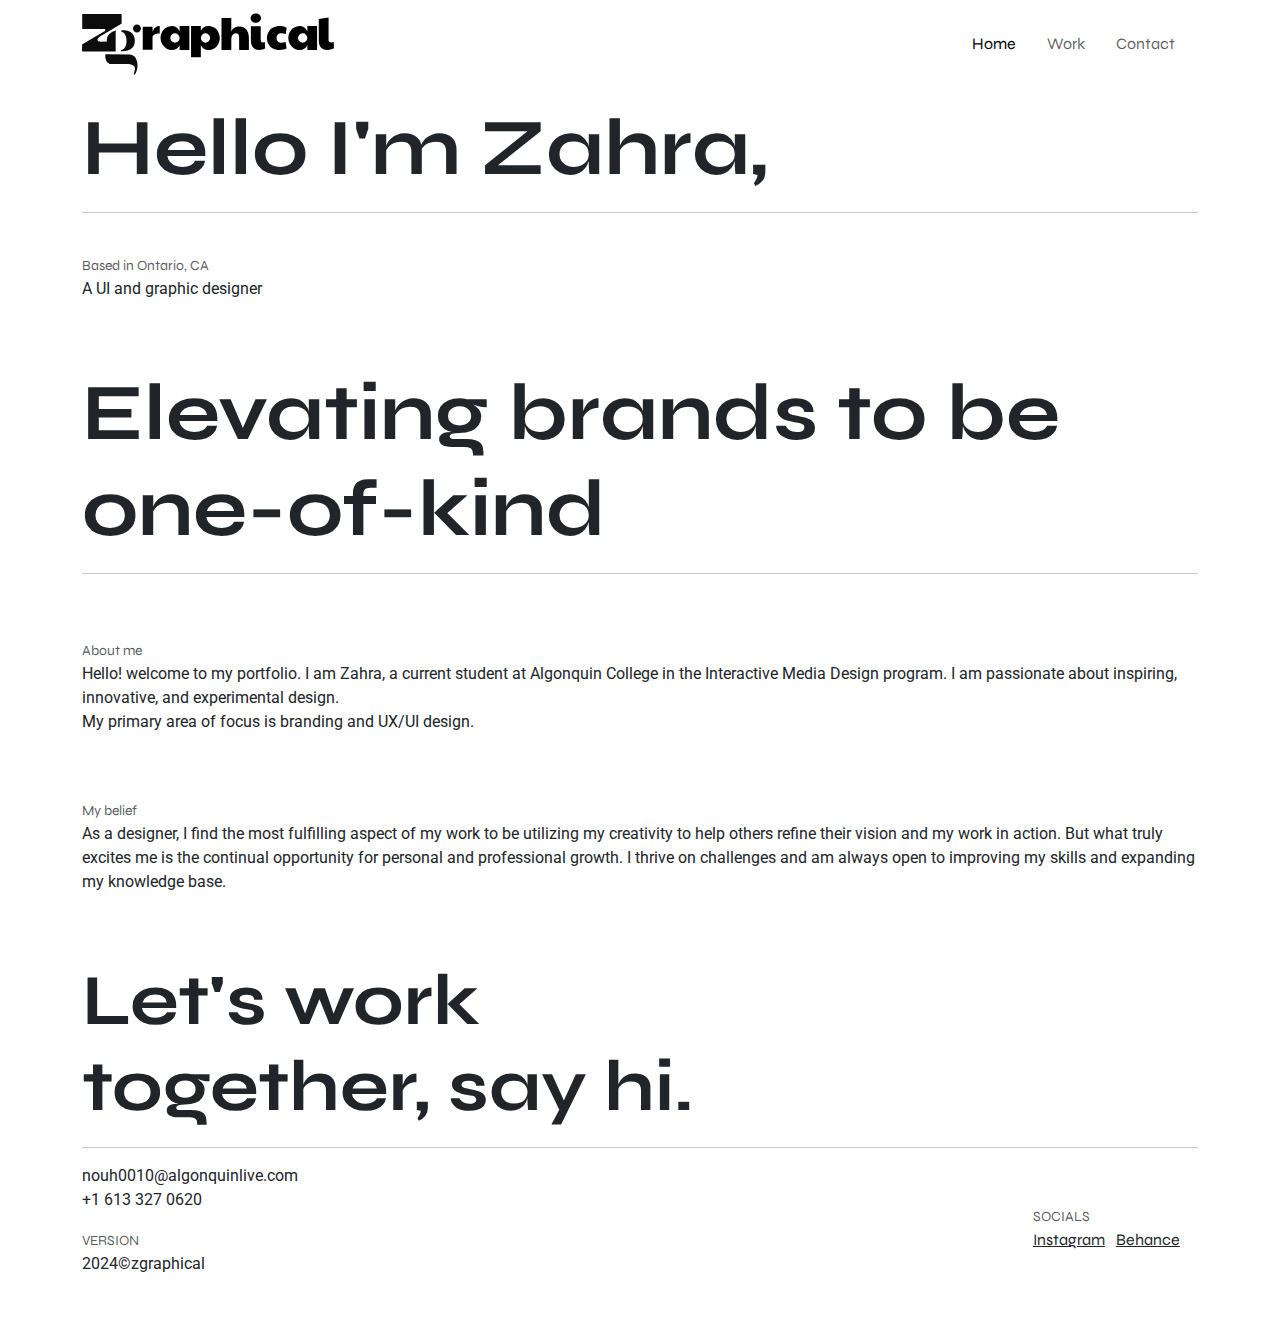
<file: index.html>
<!DOCTYPE html>
<html lang="en">
  <head>
    <meta charset="UTF-8" />
    <meta name="viewport" content="width=device-width, initial-scale=1.0" />
    <link rel="preconnect" href="https://fonts.googleapis.com" />
    <link rel="preconnect" href="https://fonts.gstatic.com" crossorigin />
    <link
      href="https://fonts.googleapis.com/css2?family=Syne:wght@400..800&display=swap"
      rel="stylesheet"
    />
    <link rel="preconnect" href="https://fonts.googleapis.com" />
    <link rel="preconnect" href="https://fonts.gstatic.com" crossorigin />
    <link
      href="https://fonts.googleapis.com/css2?family=Roboto:ital,wght@0,100;0,300;0,400;0,500;0,700;0,900;1,100;1,300;1,400;1,500;1,700;1,900&family=Syne:wght@400..800&display=swap"
      rel="stylesheet"
    />
    <link
      rel="stylesheet"
      href="https://cdn.jsdelivr.net/npm/bootstrap@5.3.3/dist/css/bootstrap.min.css"
    />
    <title>Portfolio</title>
    <link rel="stylesheet" href="css/styles.css" />
    <!-- Schema Markup -->
    <script type="application/ld+json">
      {
        "@context": "http://schema.org",
        "@type": "CreativeWork",
        "name": "zgraphical",
        "description": "A collection of design projects showcasing my work.",
        "url": "https://zahranoun.github.io/portfolio/index.html",
        "author": {
          "@type": "Person",
          "name": "Zahra"
          "email": "nouh0010@algonquinlive.com"
        },
        "keywords": ["design", "portfolio", "projects"],
        "mainEntityOfPage": {
          "@type": "WebPage",
          "@id": "https://zahranoun.github.io/portfolio/index.html"
        }
      }
    </script>
  </head>
  <body>
    <!--===========Navigation===========-->
    <nav class="navbar fixed-top navbar-expand-sm bg-white">
      <div class="container">
        <a class="navbar-brand" href="./index.html">
          <img src="./images/logo.svg" alt="Image of an logo" />
        </a>
        <button
          class="navbar-toggler"
          type="button"
          data-bs-toggle="collapse"
          data-bs-target="#navbarNav"
          aria-controls="navbarNav"
          aria-expanded="false"
          aria-label="Toggle navigation"
        >
          <span class="navbar-toggler-icon"></span>
        </button>
        <div class="collapse navbar-collapse" id="navbarNav">
          <ul class="navbar-nav ms-auto">
            <li class="nav-item">
              <a class="nav-link active" aria-current="page" href="index.html"
                >Home</a
              >
            </li>
            <li class="nav-item">
              <a class="nav-link" href="work.html">Work</a>
            </li>
            <li class="nav-item">
              <a class="nav-link" href="contact.html">Contact</a>
            </li>
          </ul>
        </div>
      </div>
    </nav>

    <!--===========Main Content Start===========-->

    <!-- Home -->
    <section id="home" class="full-height px-lg-5 content">
      <div class="container">
        <h1 class="display-1 fw-bold intro" data-aos="fade-up">
          Hello I'm Zahra,
        </h1>
        <hr />
        <br />
        <small class="text-muted">Based in Ontario, CA</small>
        <p class="h7">A UI and graphic designer</p>
      </div>
    </section>
    <!--About Information-->
    <div class="container mt-5 content">
      <h1 class="display-1 fw-bold">Elevating brands to be one-of-kind</h1>
      <hr />
      <br /><br />
      <small class="text-muted">About me</small>
      <p class="h7">
        Hello! welcome to my portfolio. I am Zahra, a current student at
        Algonquin College in the Interactive Media Design program. I am
        passionate about inspiring, innovative, and experimental design.
        <br />My primary area of focus is branding and UX/UI design.<br />
      </p>
      <br /><br />
      <small class="text-muted">My belief</small>
      <p class="h7">
        As a designer, I find the most fulfilling aspect of my work to be
        utilizing my creativity to help others refine their vision and my work
        in action. But what truly excites me is the continual opportunity for
        personal and professional growth. I thrive on challenges and am always
        open to improving my skills and expanding my knowledge base.
      </p>
    </div>

    <!--===========Main Content End===========-->

    <!--===========Footer===========-->
    <footer class="bg-white py-5">
      <main class="container text-dark">
        <h2 class="display-2 fw-bold">
          Let's work <br />
          together, say hi.
        </h2>
        <hr />
        <section class="row align-items-center justify-content-between">
          <div class="col-md-6">
            <p>nouh0010@algonquinlive.com<br />+1 613 327 0620</p>
            <small class="text-muted">VERSION</small>
            <p>2024&copyzgraphical</p>
          </div>
          <div class="col offset-md-4">
            <div class="col-md-12 text-right"></div>
            <small class="text-muted">SOCIALS</small>
            <ul class="list-inline mb-0">
              <li class="list-inline-item">
                <a href="#" class="text-dark">Instagram</a>
              </li>
              <li class="list-inline-item">
                <a href="#" class="text-dark">Behance</a>
              </li>
            </ul>
          </div>
        </section>
      </main>
    </footer>
    <script src="https://cdn.jsdelivr.net/npm/bootstrap@5.3.3/dist/js/bootstrap.bundle.min.js"></script>
  </body>
</html>
</file>
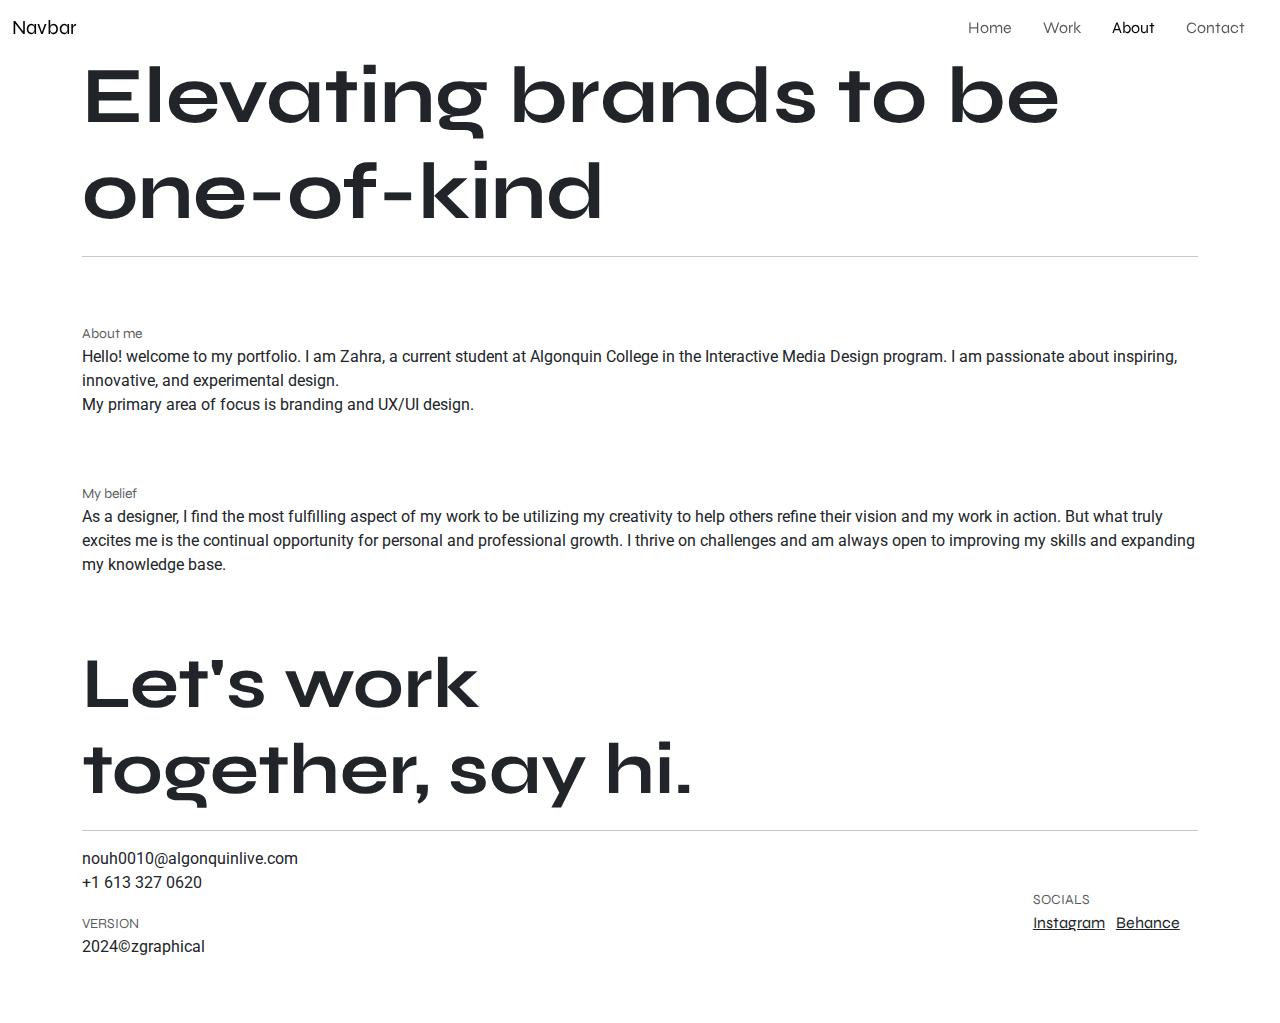
<file: about.html>
<!DOCTYPE html>
<html lang="en">
  <head>
    <meta charset="UTF-8" />
    <meta name="viewport" content="width=device-width, initial-scale=1.0" />
    <link rel="preconnect" href="https://fonts.googleapis.com" />
    <link rel="preconnect" href="https://fonts.gstatic.com" crossorigin />
    <link
      href="https://fonts.googleapis.com/css2?family=Syne:wght@400..800&display=swap"
      rel="stylesheet"
    />
    <link rel="preconnect" href="https://fonts.googleapis.com" />
    <link rel="preconnect" href="https://fonts.gstatic.com" crossorigin />
    <link
      href="https://fonts.googleapis.com/css2?family=Roboto:ital,wght@0,100;0,300;0,400;0,500;0,700;0,900;1,100;1,300;1,400;1,500;1,700;1,900&family=Syne:wght@400..800&display=swap"
      rel="stylesheet"
    />
    <link
      rel="stylesheet"
      href="https://cdn.jsdelivr.net/npm/bootstrap@5.3.3/dist/css/bootstrap.min.css"
    />
    <title>About</title>
    <link rel="stylesheet" href="css/styles.css" />
  </head>
  <body>
    <!--Navigation-->
    <nav class="navbar fixed-top navbar-expand-sm">
      <div class="container-fluid">
        <a class="navbar-brand" href="#">Navbar</a>
        <button
          class="navbar-toggler"
          type="button"
          data-bs-toggle="collapse"
          data-bs-target="#navbarNav"
          aria-controls="navbarNav"
          aria-expanded="false"
          aria-label="Toggle navigation"
        >
          <span class="navbar-toggler-icon"></span>
        </button>
        <div class="collapse navbar-collapse" id="navbarNav">
          <ul class="navbar-nav ms-auto">
            <li class="nav-item">
              <a class="nav-link" href="index.html">Home</a>
            </li>
            <li class="nav-item">
              <a class="nav-link" href="work.html">Work</a>
            </li>
            <li class="nav-item">
              <a class="nav-link active" aria-current="page" href="about.html"
                >About</a
              >
            </li>
            <li class="nav-item">
              <a class="nav-link" href="contact.html">Contact</a>
            </li>
          </ul>
        </div>
      </div>
    </nav>
    <!--About Information-->
    <div class="container mt-5 content">
      <h1 class="display-1 fw-bold">Elevating brands to be one-of-kind</h1>
      <hr />
      <br /><br />
      <small class="text-muted">About me</small>
      <p class="h7">
        Hello! welcome to my portfolio. I am Zahra, a current student at
        Algonquin College in the Interactive Media Design program. I am
        passionate about inspiring, innovative, and experimental design.
        <br />My primary area of focus is branding and UX/UI design.<br />
      </p>
      <br /><br />
      <small class="text-muted">My belief</small>
      <p class="h7">
        As a designer, I find the most fulfilling aspect of my work to be
        utilizing my creativity to help others refine their vision and my work
        in action. But what truly excites me is the continual opportunity for
        personal and professional growth. I thrive on challenges and am always
        open to improving my skills and expanding my knowledge base.
      </p>
    </div>
    <!--Footer-->
    <footer class="bg-white py-5">
      <main class="container text-dark">
        <h2 class="display-2 fw-bold">
          Let's work <br />
          together, say hi.
        </h2>
        <hr />
        <section class="row align-items-center justify-content-between">
          <div class="col-md-6">
            <p>nouh0010@algonquinlive.com<br />+1 613 327 0620</p>
            <small class="text-muted">VERSION</small>
            <p>2024&copyzgraphical</p>
          </div>
          <div class="col offset-md-4">
            <div class="col-md-12 text-right"></div>
            <small class="text-muted">SOCIALS</small>
            <ul class="list-inline mb-0">
              <li class="list-inline-item">
                <a href="#" class="text-dark">Instagram</a>
              </li>
              <li class="list-inline-item">
                <a href="#" class="text-dark">Behance</a>
              </li>
            </ul>
          </div>
        </section>
      </main>
    </footer>
    <script src="https://cdn.jsdelivr.net/npm/bootstrap@5.3.3/dist/js/bootstrap.bundle.min.js"></script>
  </body>
</html>
</file>
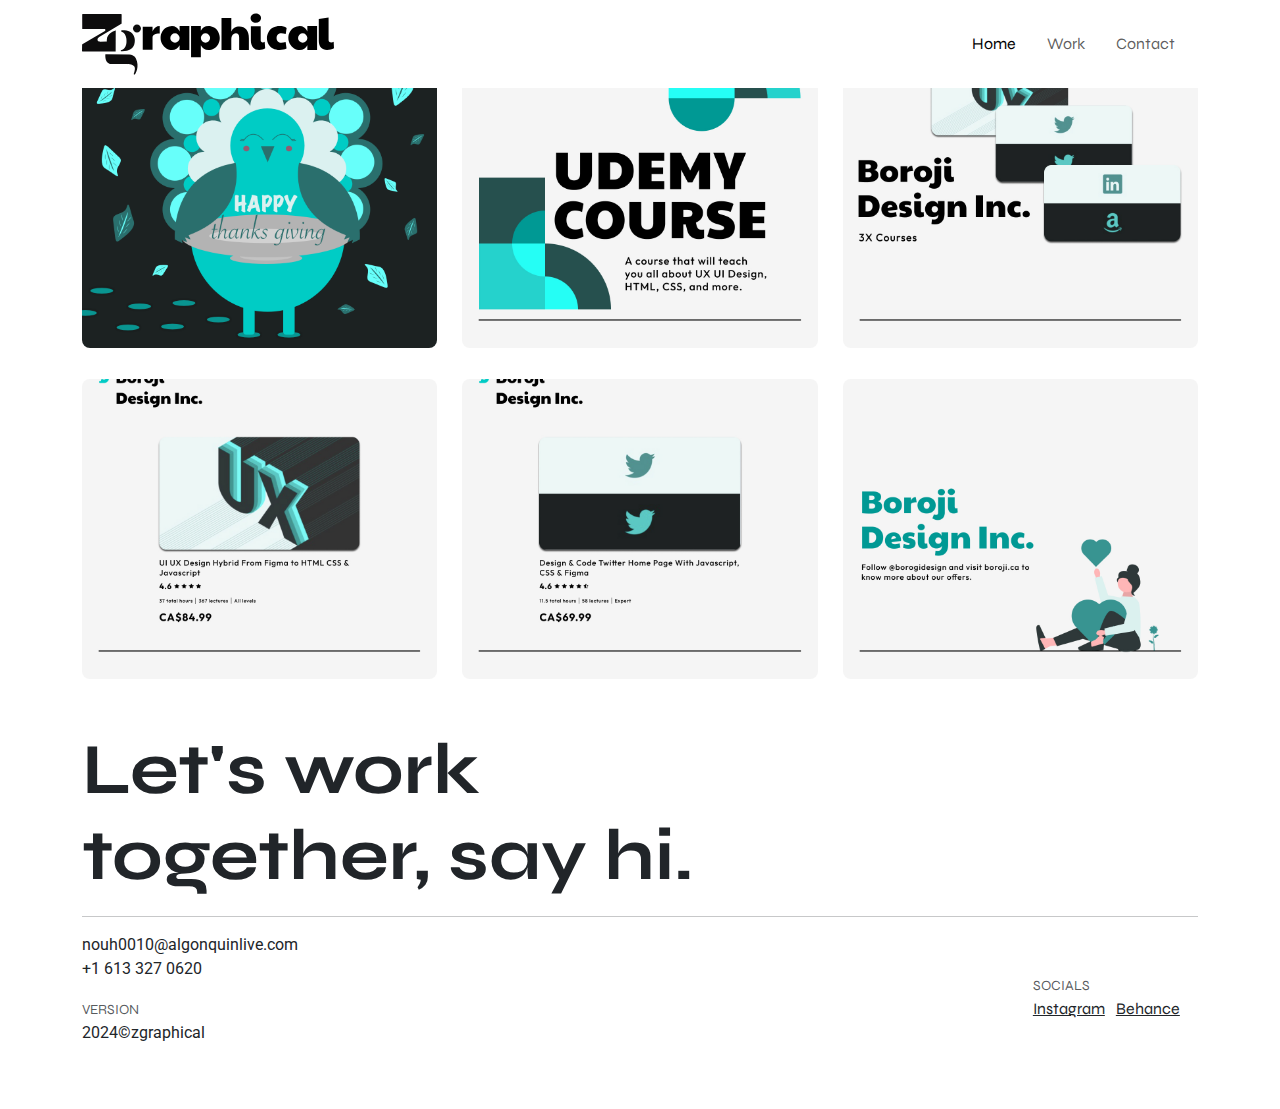
<file: borojidesign.html>
<!DOCTYPE html>
<html lang="en">
  <head>
    <meta charset="UTF-8" />
    <meta name="viewport" content="width=device-width, initial-scale=1.0" />
    <link rel="preconnect" href="https://fonts.googleapis.com" />
    <link rel="preconnect" href="https://fonts.gstatic.com" crossorigin />
    <link
      href="https://fonts.googleapis.com/css2?family=Syne:wght@400..800&display=swap"
      rel="stylesheet"
    />
    <link rel="preconnect" href="https://fonts.googleapis.com" />
    <link rel="preconnect" href="https://fonts.gstatic.com" crossorigin />
    <link
      href="https://fonts.googleapis.com/css2?family=Roboto:ital,wght@0,100;0,300;0,400;0,500;0,700;0,900;1,100;1,300;1,400;1,500;1,700;1,900&family=Syne:wght@400..800&display=swap"
      rel="stylesheet"
    />
    <link
      rel="stylesheet"
      href="https://cdn.jsdelivr.net/npm/bootstrap@5.3.3/dist/css/bootstrap.min.css"
    />
    <title>Portfolio</title>
    <link rel="stylesheet" href="css/styles.css" />
  </head>
  <body>
    <!--===========Navigation===========-->
    <nav class="navbar fixed-top navbar-expand-sm bg-white">
      <div class="container">
        <a class="navbar-brand" href="./index.html">
          <img src="./images/logo.svg" alt="Image of an logo" />
        </a>
        <button
          class="navbar-toggler"
          type="button"
          data-bs-toggle="collapse"
          data-bs-target="#navbarNav"
          aria-controls="navbarNav"
          aria-expanded="false"
          aria-label="Toggle navigation"
        >
          <span class="navbar-toggler-icon"></span>
        </button>
        <div class="collapse navbar-collapse" id="navbarNav">
          <ul class="navbar-nav ms-auto">
            <li class="nav-item">
              <a class="nav-link active" aria-current="page" href="index.html"
                >Home</a
              >
            </li>
            <li class="nav-item">
              <a class="nav-link" href="work.html">Work</a>
            </li>
            <li class="nav-item">
              <a class="nav-link" href="contact.html">Contact</a>
            </li>
          </ul>
        </div>
      </div>
    </nav>

    <!--===========Main Content Start===========-->

    <main class="container mt-5">
      <!-- Row 1 -->
      <section class="row">
        <div class="col-md-4">
          <img
            src="./images/borojiillustration.png"
            class="portfolio-images"
            alt="..."
          />
        </div>
        <div class="col-md-4">
          <img
            src="./images/borojipostone.jpg"
            class="portfolio-images"
            alt="..."
          />
        </div>
        <div class="col-md-4">
          <img
            src="./images/borojiposttwo.jpg"
            class="portfolio-images"
            alt="..."
          />
        </div>
      </section>

      <!-- Row 2 -->
      <section class="row mt-3">
        <div class="col-md-4">
          <img
            src="./images/borojipostthree.jpg"
            class="portfolio-images"
            alt="..."
          />
        </div>
        <div class="col-md-4">
          <img
            src="./images/borojipostfour.jpg"
            class="portfolio-images"
            alt="..."
          />
        </div>
        <div class="col-md-4">
          <img
            src="./images/borojipostsix.jpg"
            class="portfolio-images"
            alt="..."
          />
        </div>
      </section>
    </main>

    <!--===========Main Content End===========-->

    <!--===========Footer===========-->
    <footer class="bg-white py-5">
      <main class="container text-dark">
        <h2 class="display-2 fw-bold">
          Let's work <br />
          together, say hi.
        </h2>
        <hr />
        <section class="row align-items-center justify-content-between">
          <div class="col-md-6">
            <p>nouh0010@algonquinlive.com<br />+1 613 327 0620</p>
            <small class="text-muted">VERSION</small>
            <p>2024&copyzgraphical</p>
          </div>
          <div class="col offset-md-4">
            <div class="col-md-12 text-right"></div>
            <small class="text-muted">SOCIALS</small>
            <ul class="list-inline mb-0">
              <li class="list-inline-item">
                <a href="#" class="text-dark">Instagram</a>
              </li>
              <li class="list-inline-item">
                <a href="#" class="text-dark">Behance</a>
              </li>
            </ul>
          </div>
        </section>
      </main>
    </footer>
    <script src="https://cdn.jsdelivr.net/npm/bootstrap@5.3.3/dist/js/bootstrap.bundle.min.js"></script>
  </body>
</html>
</file>
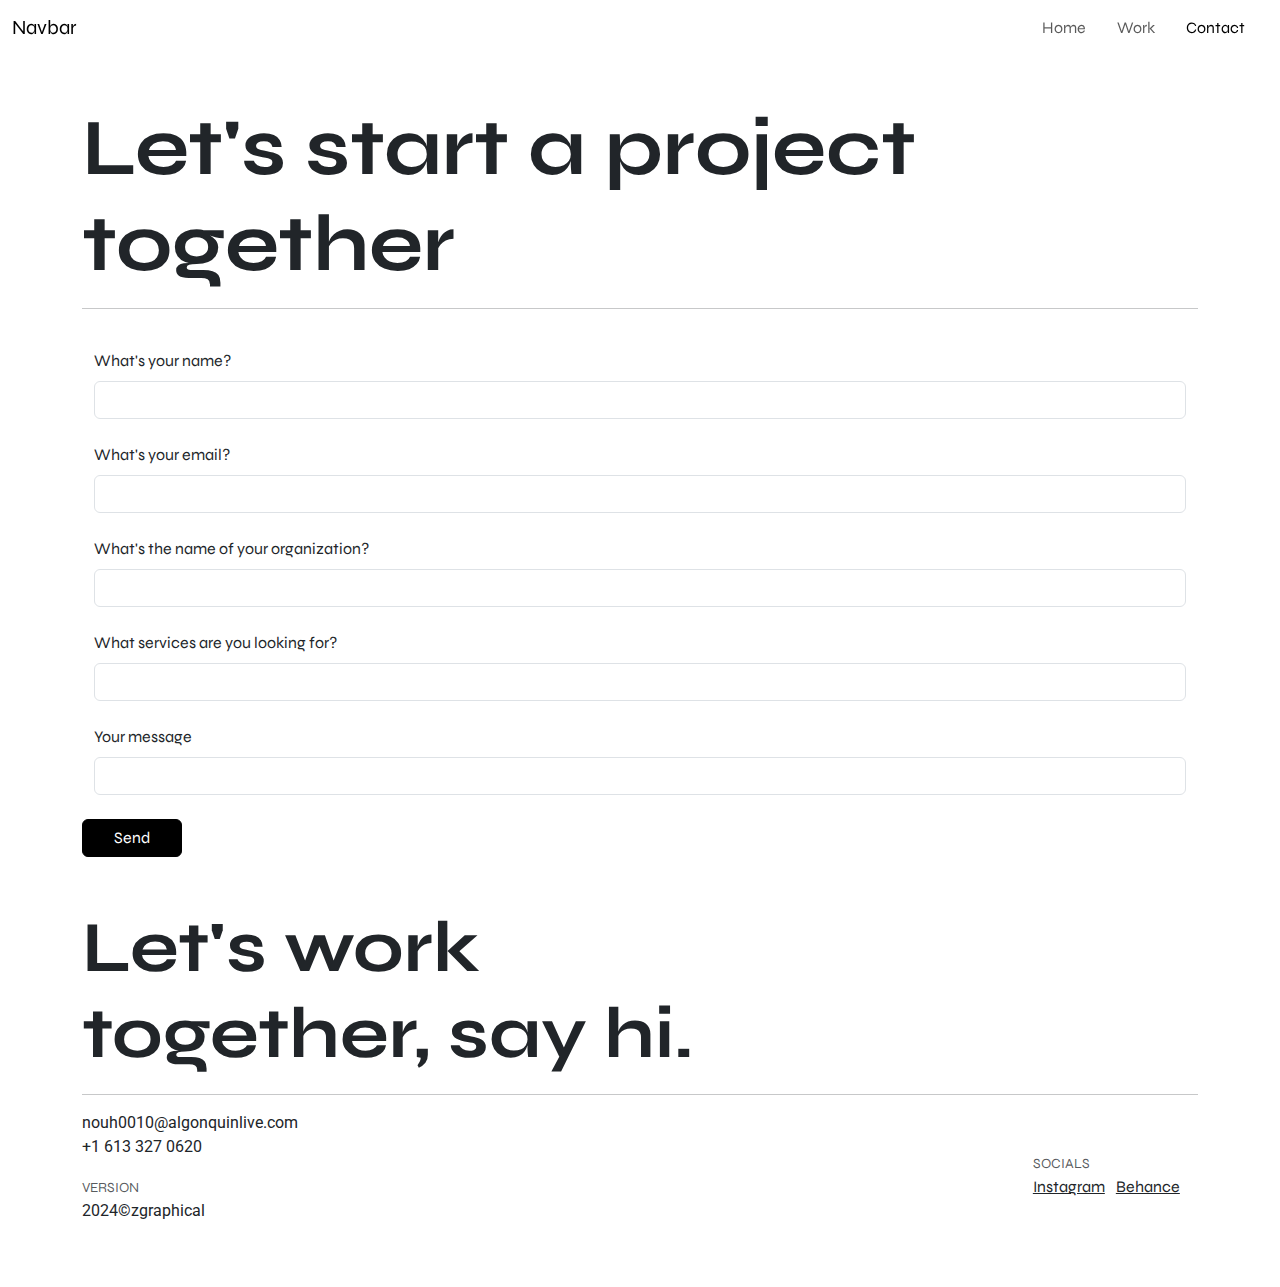
<file: contact.html>
<!DOCTYPE html>
<html lang="en">
  <head>
    <meta charset="UTF-8" />
    <meta name="viewport" content="width=device-width, initial-scale=1.0" />
    <link rel="preconnect" href="https://fonts.googleapis.com" />
    <link rel="preconnect" href="https://fonts.gstatic.com" crossorigin />
    <link
      href="https://fonts.googleapis.com/css2?family=Syne:wght@400..800&display=swap"
      rel="stylesheet"
    />
    <link rel="preconnect" href="https://fonts.googleapis.com" />
    <link rel="preconnect" href="https://fonts.gstatic.com" crossorigin />
    <link
      href="https://fonts.googleapis.com/css2?family=Roboto:ital,wght@0,100;0,300;0,400;0,500;0,700;0,900;1,100;1,300;1,400;1,500;1,700;1,900&family=Syne:wght@400..800&display=swap"
      rel="stylesheet"
    />
    <link
      rel="stylesheet"
      href="https://cdn.jsdelivr.net/npm/bootstrap@5.3.3/dist/css/bootstrap.min.css"
    />
    <title>Contact</title>
    <link rel="stylesheet" href="css/styles.css" />
  </head>
  <body>
    <!--Navigation-->
    <nav class="navbar fixed-top navbar-expand-sm">
      <div class="container-fluid">
        <a class="navbar-brand" href="#">Navbar</a>
        <button
          class="navbar-toggler"
          type="button"
          data-bs-toggle="collapse"
          data-bs-target="#navbarNav"
          aria-controls="navbarNav"
          aria-expanded="false"
          aria-label="Toggle navigation"
        >
          <span class="navbar-toggler-icon"></span>
        </button>
        <div class="collapse navbar-collapse" id="navbarNav">
          <ul class="navbar-nav ms-auto">
            <li class="nav-item">
              <a class="nav-link" href="index.html">Home</a>
            </li>
            <li class="nav-item">
              <a class="nav-link" href="work.html">Work</a>
            </li>
            <li class="nav-item">
              <a class="nav-link active" aria-current="page" href="contact.html"
                >Contact</a
              >
            </li>
          </ul>
        </div>
      </div>
    </nav>
    <!--Contact Form-->
    <div class="container content">
      <h1 class="display-1 fw-bold intro" data-aos="fade-up">
        Let's start a project together
      </h1>
      <hr />
      <br />
      <form>
        <div class="container mb-4">
          <label for="fullName" class="form-label">What's your name?</label>
          <input type="name" class="form-control" id="fullName" required />
        </div>
        <div class="container mb-4">
          <label for="emailInfo" class="form-label">What's your email?</label>
          <input type="name" class="form-control" id="emailInfo" required />
        </div>
        <div class="container mb-4">
          <label for="organizationInfo" class="form-label"
            >What's the name of your organization?</label
          >
          <input
            type="name"
            class="form-control"
            id="organizationInfo"
            required
          />
        </div>
        <div class="container mb-4">
          <label for="servicesInfo" class="form-label"
            >What services are you looking for?</label
          >
          <input type="name" class="form-control" id="servicesInfo" required />
        </div>
        <div class="container mb-4">
          <label for="messageInfo" class="form-label">Your message</label>
          <input type="name" class="form-control" id="messageInfo" required />
        </div>
        <button type="submit" class="btn btn-primary">Send</button>
      </form>
    </div>
    <!--Footer-->
    <footer class="bg-white py-5">
      <main class="container text-dark">
        <h2 class="display-2 fw-bold">
          Let's work <br />
          together, say hi.
        </h2>
        <hr />
        <section class="row align-items-center justify-content-between">
          <div class="col-md-6">
            <p>nouh0010@algonquinlive.com<br />+1 613 327 0620</p>
            <small class="text-muted">VERSION</small>
            <p>2024&copyzgraphical</p>
          </div>
          <div class="col offset-md-4">
            <div class="col-md-12 text-right"></div>
            <small class="text-muted">SOCIALS</small>
            <ul class="list-inline mb-0">
              <li class="list-inline-item">
                <a href="#" class="text-dark">Instagram</a>
              </li>
              <li class="list-inline-item">
                <a href="#" class="text-dark">Behance</a>
              </li>
            </ul>
          </div>
        </section>
      </main>
    </footer>
    <script src="https://cdn.jsdelivr.net/npm/bootstrap@5.3.3/dist/js/bootstrap.bundle.min.js"></script>
  </body>
</html>
</file>
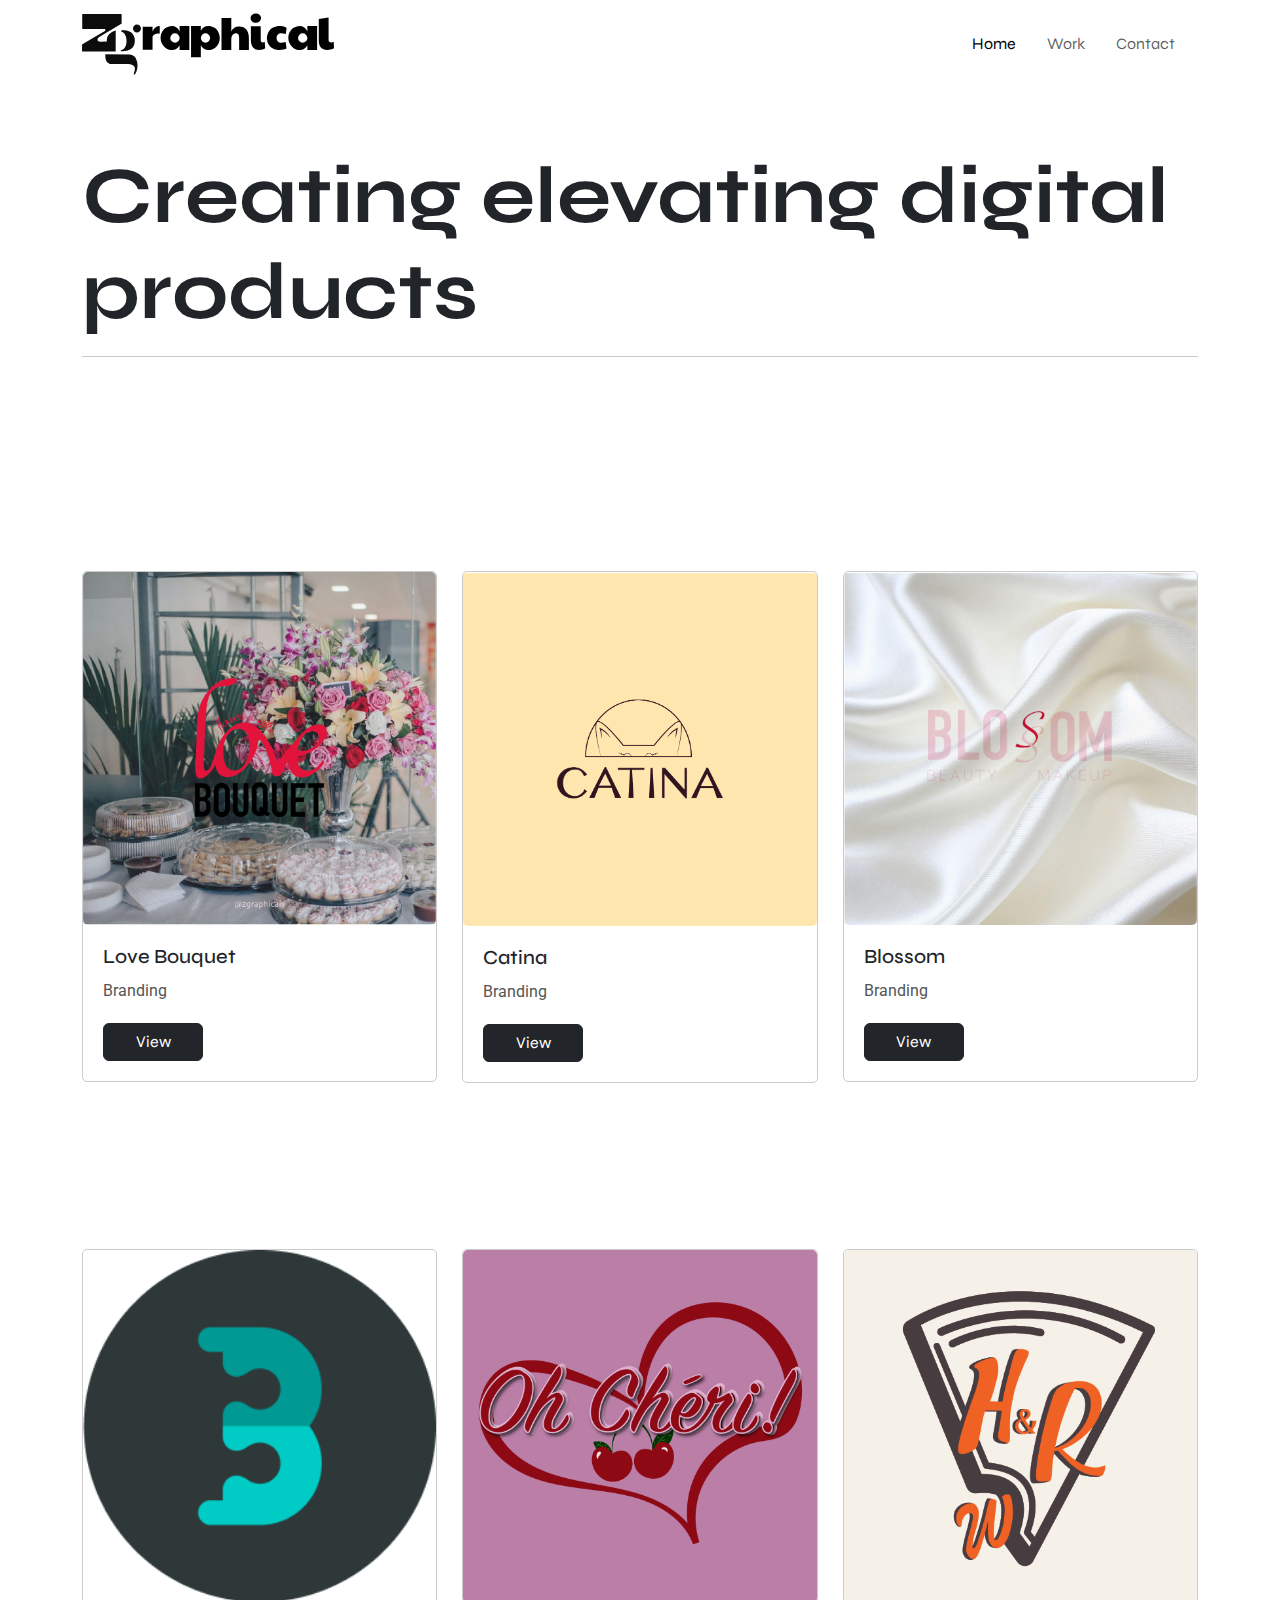
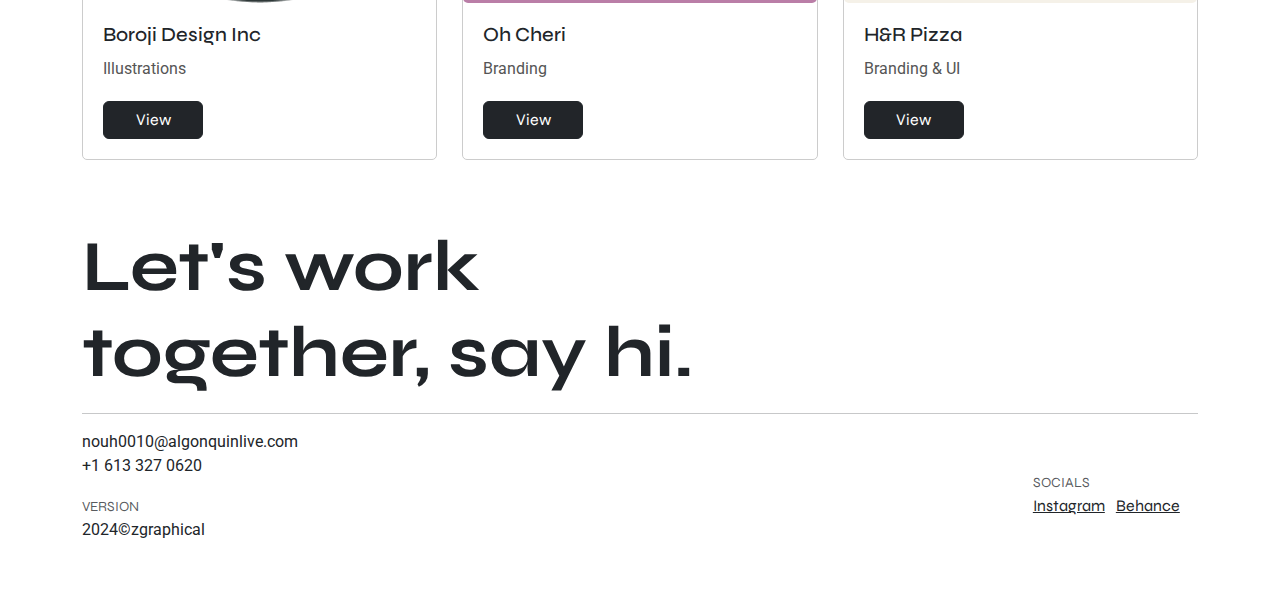
<file: work.html>
<!DOCTYPE html>
<html lang="en">
  <head>
    <meta charset="UTF-8" />
    <meta name="viewport" content="width=device-width, initial-scale=1.0" />
    <link rel="preconnect" href="https://fonts.googleapis.com" />
    <link rel="preconnect" href="https://fonts.gstatic.com" crossorigin />
    <link
      href="https://fonts.googleapis.com/css2?family=Syne:wght@400..800&display=swap"
      rel="stylesheet"
    />
    <link rel="preconnect" href="https://fonts.googleapis.com" />
    <link rel="preconnect" href="https://fonts.gstatic.com" crossorigin />
    <link
      href="https://fonts.googleapis.com/css2?family=Roboto:ital,wght@0,100;0,300;0,400;0,500;0,700;0,900;1,100;1,300;1,400;1,500;1,700;1,900&family=Syne:wght@400..800&display=swap"
      rel="stylesheet"
    />
    <link
      rel="stylesheet"
      href="https://cdn.jsdelivr.net/npm/bootstrap@5.3.3/dist/css/bootstrap.min.css"
    />
    <title>Work</title>
    <link rel="stylesheet" href="css/styles.css" />
  </head>
  <body>
    <!--===========Navigation===========-->
    <nav class="navbar fixed-top navbar-expand-sm bg-white">
      <div class="container">
        <a class="navbar-brand" href="./index.html">
          <img src="./images/logo.svg" alt="Image of an logo" />
        </a>
        <button
          class="navbar-toggler"
          type="button"
          data-bs-toggle="collapse"
          data-bs-target="#navbarNav"
          aria-controls="navbarNav"
          aria-expanded="false"
          aria-label="Toggle navigation"
        >
          <span class="navbar-toggler-icon"></span>
        </button>
        <div class="collapse navbar-collapse" id="navbarNav">
          <ul class="navbar-nav ms-auto">
            <li class="nav-item">
              <a class="nav-link active" aria-current="page" href="index.html"
                >Home</a
              >
            </li>
            <li class="nav-item">
              <a class="nav-link" href="work.html">Work</a>
            </li>
            <li class="nav-item">
              <a class="nav-link" href="contact.html">Contact</a>
            </li>
          </ul>
        </div>
      </div>
    </nav>

    <!--===========Main Content Start===========-->

    <!--Work Information-->
    <main class="container mt-5 content">
      <h1 class="display-1 fw-bold intro">
        Creating elevating digital products
      </h1>
      <hr />
    </main>
    <!--Cards for Projects-->
    <main class="container mt-5">
      <!-- First row -->
      <section class="row">
        <div class="col-md-4 mb-3">
          <div class="card">
            <img src="images/lovebouquet.png" class="card-img" alt="..." />
            <div class="card-body">
              <h5 class="card-title">Love Bouquet</h5>
              <p class="card-text">Branding</p>
              <div class="center-btn">
                <a href="./love-bouquet.html" class="btn btn-dark">View</a>
              </div>
            </div>
          </div>
        </div>
        <div class="col-md-4 mb-3">
          <div class="card">
            <img src="images/catina.png" class="card-img" alt="..." />
            <div class="card-body">
              <h5 class="card-title">Catina</h5>
              <p class="card-text">Branding</p>
              <div class="center-btn">
                <a href="./catina.html" class="btn btn-dark">View</a>
              </div>
            </div>
          </div>
        </div>
        <div class="col-md-4 mb-3">
          <div class="card">
            <img src="images/blossom.png" class="card-img" alt="..." />
            <div class="card-body">
              <h5 class="card-title">Blossom</h5>
              <p class="card-text">Branding</p>
              <div class="center-btn">
                <a href="./blossom.html" class="btn btn-dark">View</a>
              </div>
            </div>
          </div>
        </div>
      </section>
      <!-- Second row -->
      <section class="row">
        <div class="col-md-4 mb-3">
          <div class="card">
            <img
              src="images/Boroji Design Logo.png"
              class="card-img"
              alt="..."
            />
            <div class="card-body">
              <h5 class="card-title">Boroji Design Inc</h5>
              <p class="card-text">Illustrations</p>
              <div class="center-btn">
                <a href="#" class="btn btn-dark">View</a>
              </div>
            </div>
          </div>
        </div>
        <div class="col-md-4 mb-3">
          <div class="card">
            <img src="images/ohcheri.png" class="card-img" alt="..." />
            <div class="card-body">
              <h5 class="card-title">Oh Cheri</h5>
              <p class="card-text">Branding</p>
              <div class="center-btn">
                <a href="#" class="btn btn-dark">View</a>
              </div>
            </div>
          </div>
        </div>
        <div class="col-md-4 mb-3">
          <div class="card">
            <img src="images/hrlogo.jpg" class="card-img" alt="..." />
            <div class="card-body">
              <h5 class="card-title">H&R Pizza</h5>
              <p class="card-text">Branding & UI</p>
              <div class="center-btn">
                <a href="#" class="btn btn-dark">View</a>
              </div>
            </div>
          </div>
        </div>
      </section>
    </main>

    <!--===========Main Content End===========-->

    <!--===========Footer===========-->
    <footer class="bg-white py-5">
      <main class="container text-dark">
        <h2 class="display-2 fw-bold">
          Let's work <br />
          together, say hi.
        </h2>
        <hr />
        <section class="row align-items-center justify-content-between">
          <div class="col-md-6">
            <p>nouh0010@algonquinlive.com<br />+1 613 327 0620</p>
            <small class="text-muted">VERSION</small>
            <p>2024&copyzgraphical</p>
          </div>
          <div class="col offset-md-4">
            <div class="col-md-12 text-right"></div>
            <small class="text-muted">SOCIALS</small>
            <ul class="list-inline mb-0">
              <li class="list-inline-item">
                <a href="#" class="text-dark">Instagram</a>
              </li>
              <li class="list-inline-item">
                <a href="#" class="text-dark">Behance</a>
              </li>
            </ul>
          </div>
        </section>
      </main>
    </footer>
    <script src="https://cdn.jsdelivr.net/npm/bootstrap@5.3.3/dist/js/bootstrap.bundle.min.js"></script>
  </body>
</html>
</file>
<file: css/styles.css>
.hover-fill {
  transition: background-color 0.3s;
}

.hover-fill:hover {
  background-color: rgba(0, 0, 0, 0.1);
  color: #fff;
}

.navbar .nav-item {
  margin-right: 15px;
}

.intro {
  margin-top: 100px;
}

/* Cards for Work page */
:root {
  --custom-margin-top: 150px;
  --custom-gutter-x: 25px;
  --custom-gutter-y: 15px;
  --custom-card-margin-bottom: 15px;
}

.card-text {
  margin-bottom: 20px;
}

.row {
  --bs-gutter-x: var(--custom-gutter-x);
  --bs-gutter-y: var(--custom-gutter-y);
}

.card {
  margin-top: var(--custom-margin-top);
}

.card {
  border: 1px solid #ccc;
  border-radius: 5px;
  transition: box-shadow 0.3s;
}

.btn-primary {
  background-color: #000;
  border-color: #000;
}

.btn-primary:hover {
  background-color: hsl(0, 0%, 20%);
  border-color: hsl(0, 0%, 20%);
}

.btn-dark {
  display: flex;
  justify-content: center;
}

:root {
  --button-width: 100px;
}

.btn {
  width: var(--button-width);
}

.card:hover {
  box-shadow: 0 4px 8px rgba(0, 0, 0, 0.1);
}

.card-img-top {
  border-top-left-radius: 5px;
  border-top-right-radius: 5px;
  height: 200px;
  object-fit: cover;
}

.card-body {
  padding: 20px;
}

.card-title {
  font-size: 1.25rem;
  margin-bottom: 10px;
}

.card-text {
  color: #555;
}

.btn-dark {
  background-color: rgba(34, 37, 41);
}

.btn-dark:hover {
  background-color: #db92e1;
}

html,
body {
  height: 100%;
  font-family: "Syne", sans-serif;
  font-optical-sizing: auto;
  font-style: normal;
}

body {
  display: flex;
  flex-direction: column;
}

p {
  font-family: "Roboto", sans-serif;
  font-weight: 400;
  font-style: normal;
}

.content {
  flex: 1;
}

/* Footer */
footer {
  background-color: #f8f9fa;
  padding: 20px 0;
}

.footer-right {
  text-align: right;
}

.portfolio-images {
  width: 100%;
  height: 300px;
  object-fit: cover;
  object-position: center center;
  border-radius: 8px;
}
</file>
